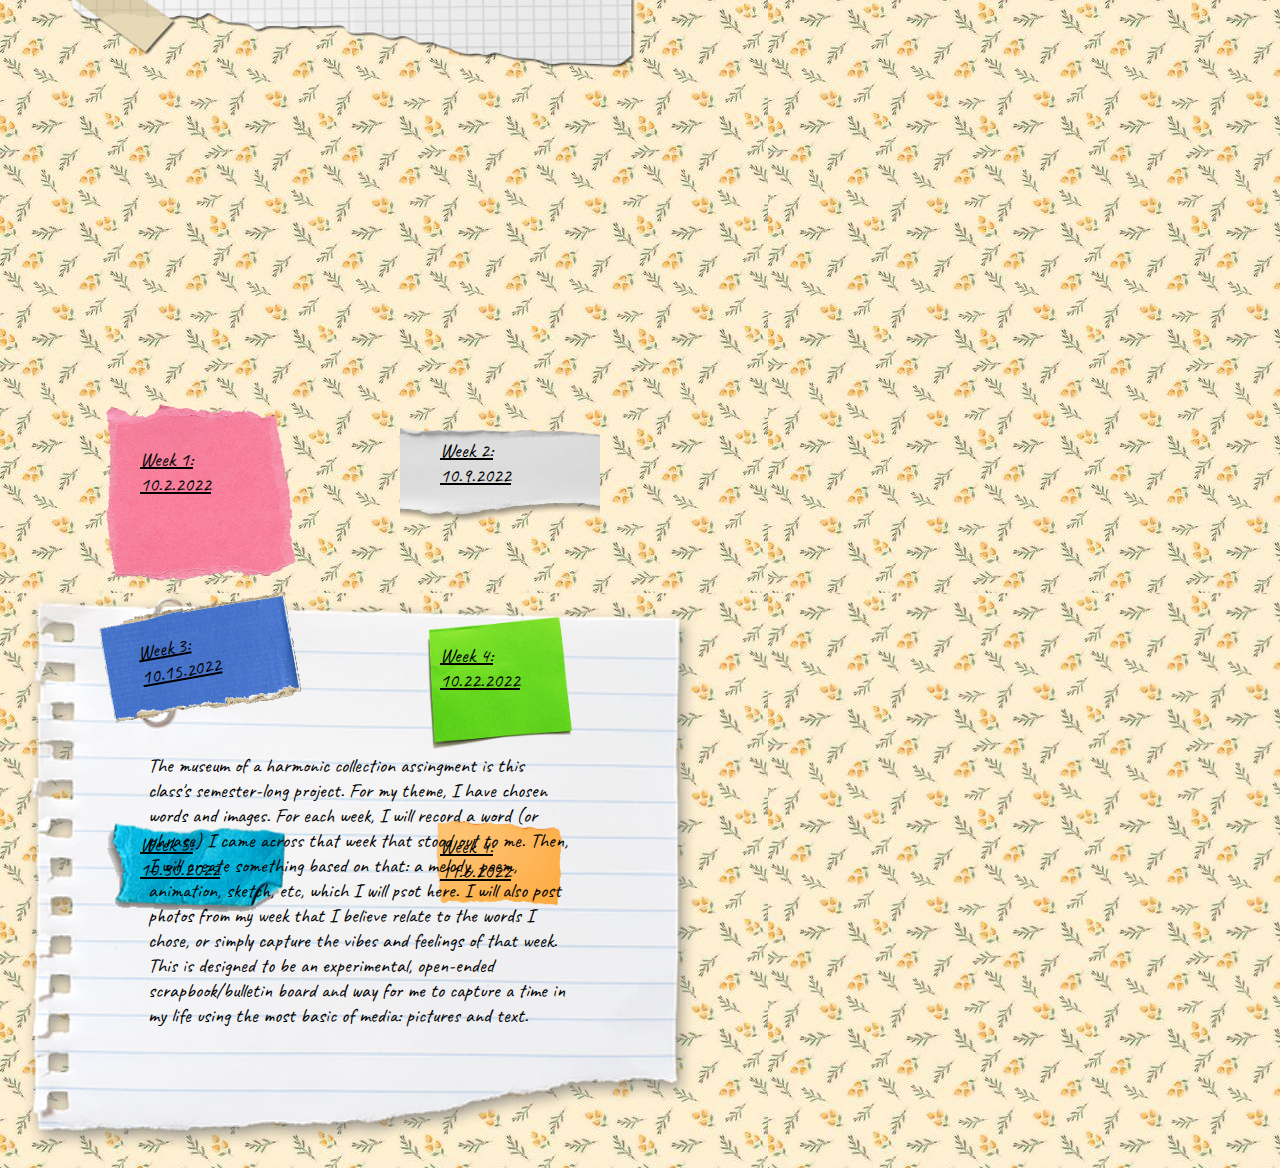
<file: index.html>
<!DOCTYPE HTML>
<html>
    <head>
    <meta charset="utf-8">
    
   
        
    <title>Time + Words</title>
    <meta name="viewport" content="width-device-width, initial-scale=1.0">
    <link rel="stylesheet" href="stylej.css" type="text/css">
    <link rel="preconnect" href="https://fonts.googleapis.com"> 
<link rel="preconnect" href="https://fonts.gstatic.com" crossorigin> 
<link href="https://fonts.googleapis.com/css2?family=Caveat&display=swap" rel="stylesheet">
    
    </head>
    

    
    
    <div class="box">
        
    <img src="image_2.png" alt="first" style="width:700px;">
        
        <div class="text">
        
    
    <h1 class="first_txt">Images + Words: a Scrapbook
    </h1>
    <h2 class="second_txt">by Joyce Tratnyek</h2>
    <br><br><br>
        
        
        </div>
        
    </div>
  
    

    
    <body>
     
     <div class="box2">
     
      <img src="iamge_5.png" alt="second" style="width:700px;">
        
         <div class="text2">
        
    <p class="third_txt">
        The museum of a harmonic collection assingment is this class's semester-long project. For my theme, I have chosen words and images. For each week, I will record a word (or phrase) I came across that week that stood out to me. Then, I will create something based on that: a melody, poem, animation, sketch, etc, which I will psot here. I will also post photos  from my week that I believe relate to the words I chose, or simply capture the vibes and feelings of that week. This is designed to be an experimental, open-ended scrapbook/bulletin board and way for me to capture a time in my life using the most basic of media: pictures  and text. 
        
        </p>
        
             </div>
        </div>
        
        
        
    <div class="box3">
        
        <img src="image_10.png" alt="third" style="width:200px;">
        
        <div class="text3">
        
         <a href="week_1.html">Week 1: 10.2.2022</a><br><br>
        
        
            </div>
    
        </div>
    
    
    
         <div class="box4">
        
        <img src="image_1_copy.png" alt="fourth" style="width:200px;">
        
        <div class="text4">
        
         <a href="autumn/index.html">Week 2: 10.9.2022</a><br><br>
        
        
            </div>
    
        </div>
        
        
    
      <div class="box5">
        
        <img src="image_13.png" alt="fifth" style="width:200px;"syntax=transform:
        rotate(90deg)>
        
        <div class="text5">
        
         <a href="yet_to_come/index.html">Week 3: 10.15.2022 </a><br><br>
        
        
            </div>
    
        </div>
        
        
    
     <div class="box6">
        
        <img src="image_11.png" alt="sixth" style="width:200px;">
        
        <div class="text6">
        
         <a href="premonition/index.html">Week 4: 10.22.2022 </a><br><br>
        
        
            </div>
    
        </div>
    
    
           
     <div class="box7">
        
        <img src="image_12.png" alt="seventh" style="width:200px;">
        
        <div class="text7">
        
         <a href="halloween/index.html">Week 5: 10.30.2022 </a><br><br>
        
        
            </div>
    
        </div>
        
        

<div class="box8">
        
        <img src="image_14.png" alt="eigth" style="width:200px;">
        
        <div class="text8">
        
         <a href="chaos/index.html">Week 4: 11.6.2022 </a><br><br>
        
        
            </div>
    
        </div>
    
    
    </body>
    
<html>
</file>
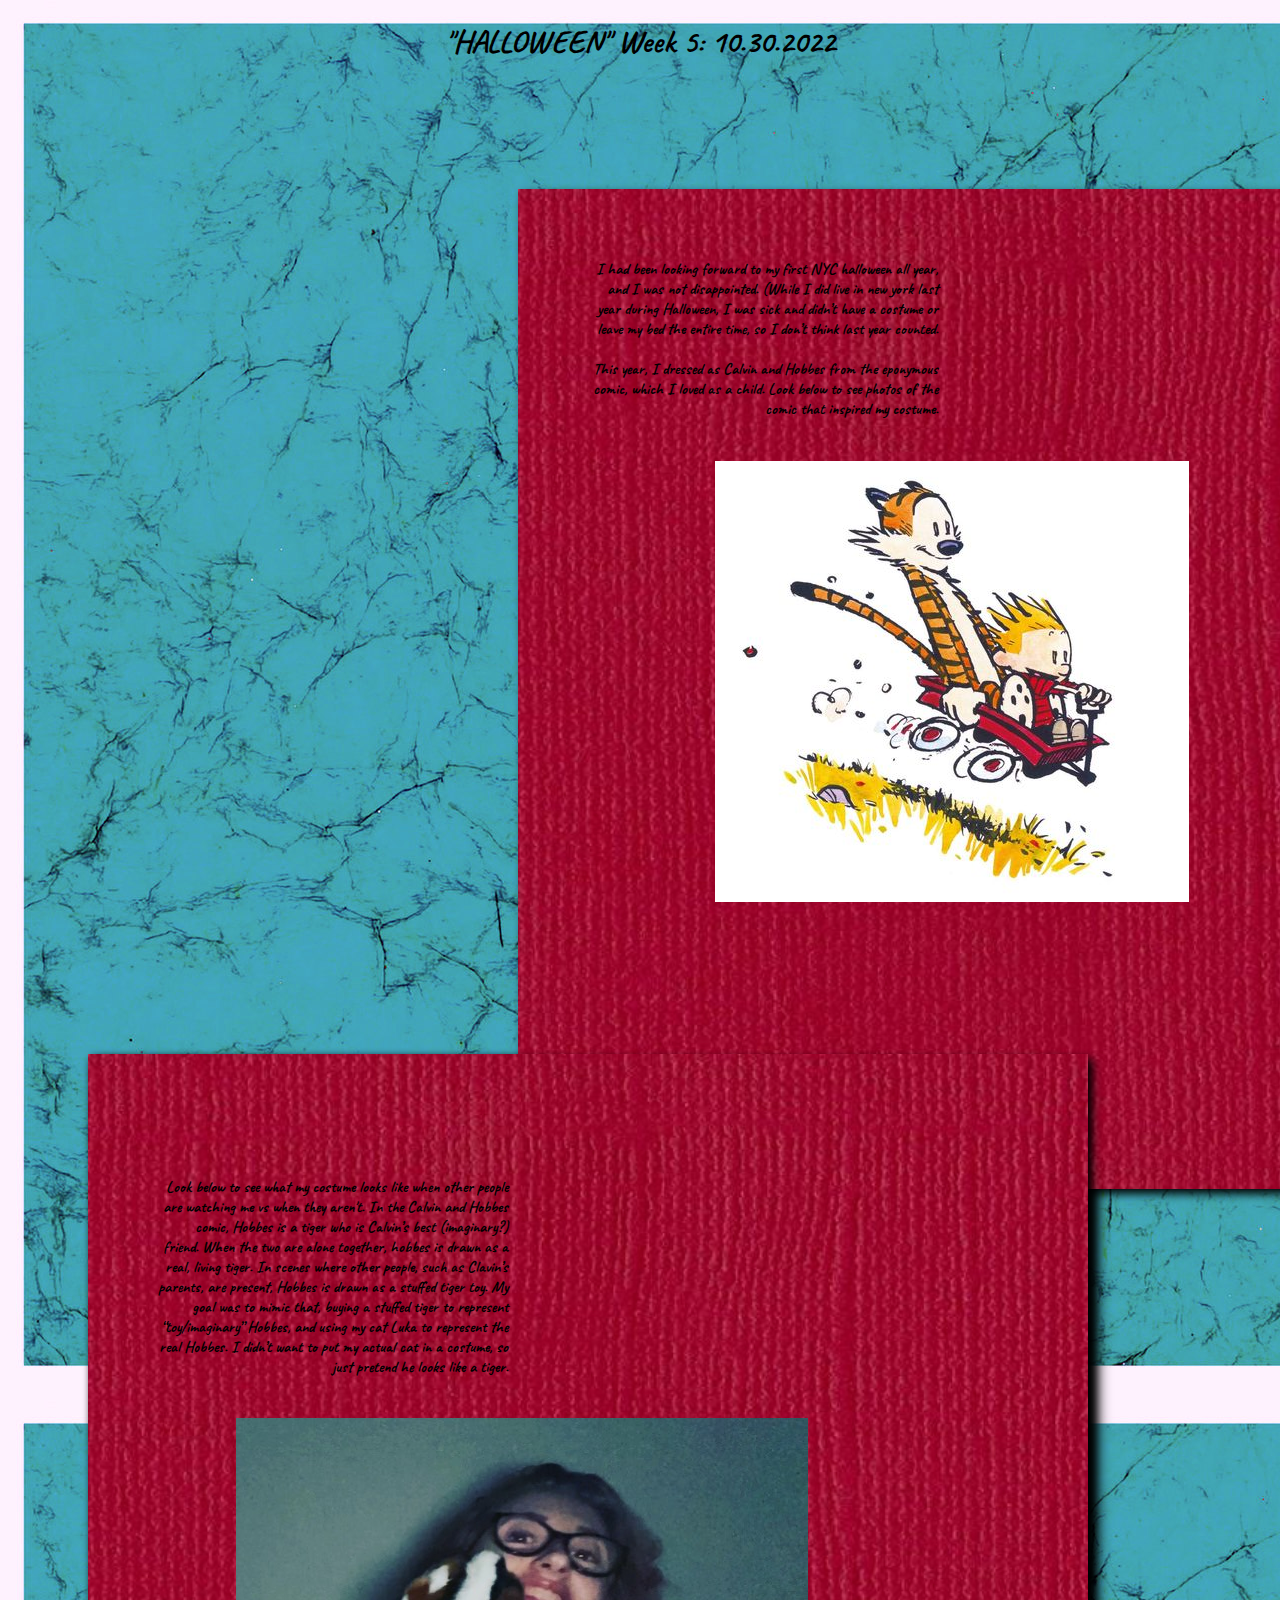
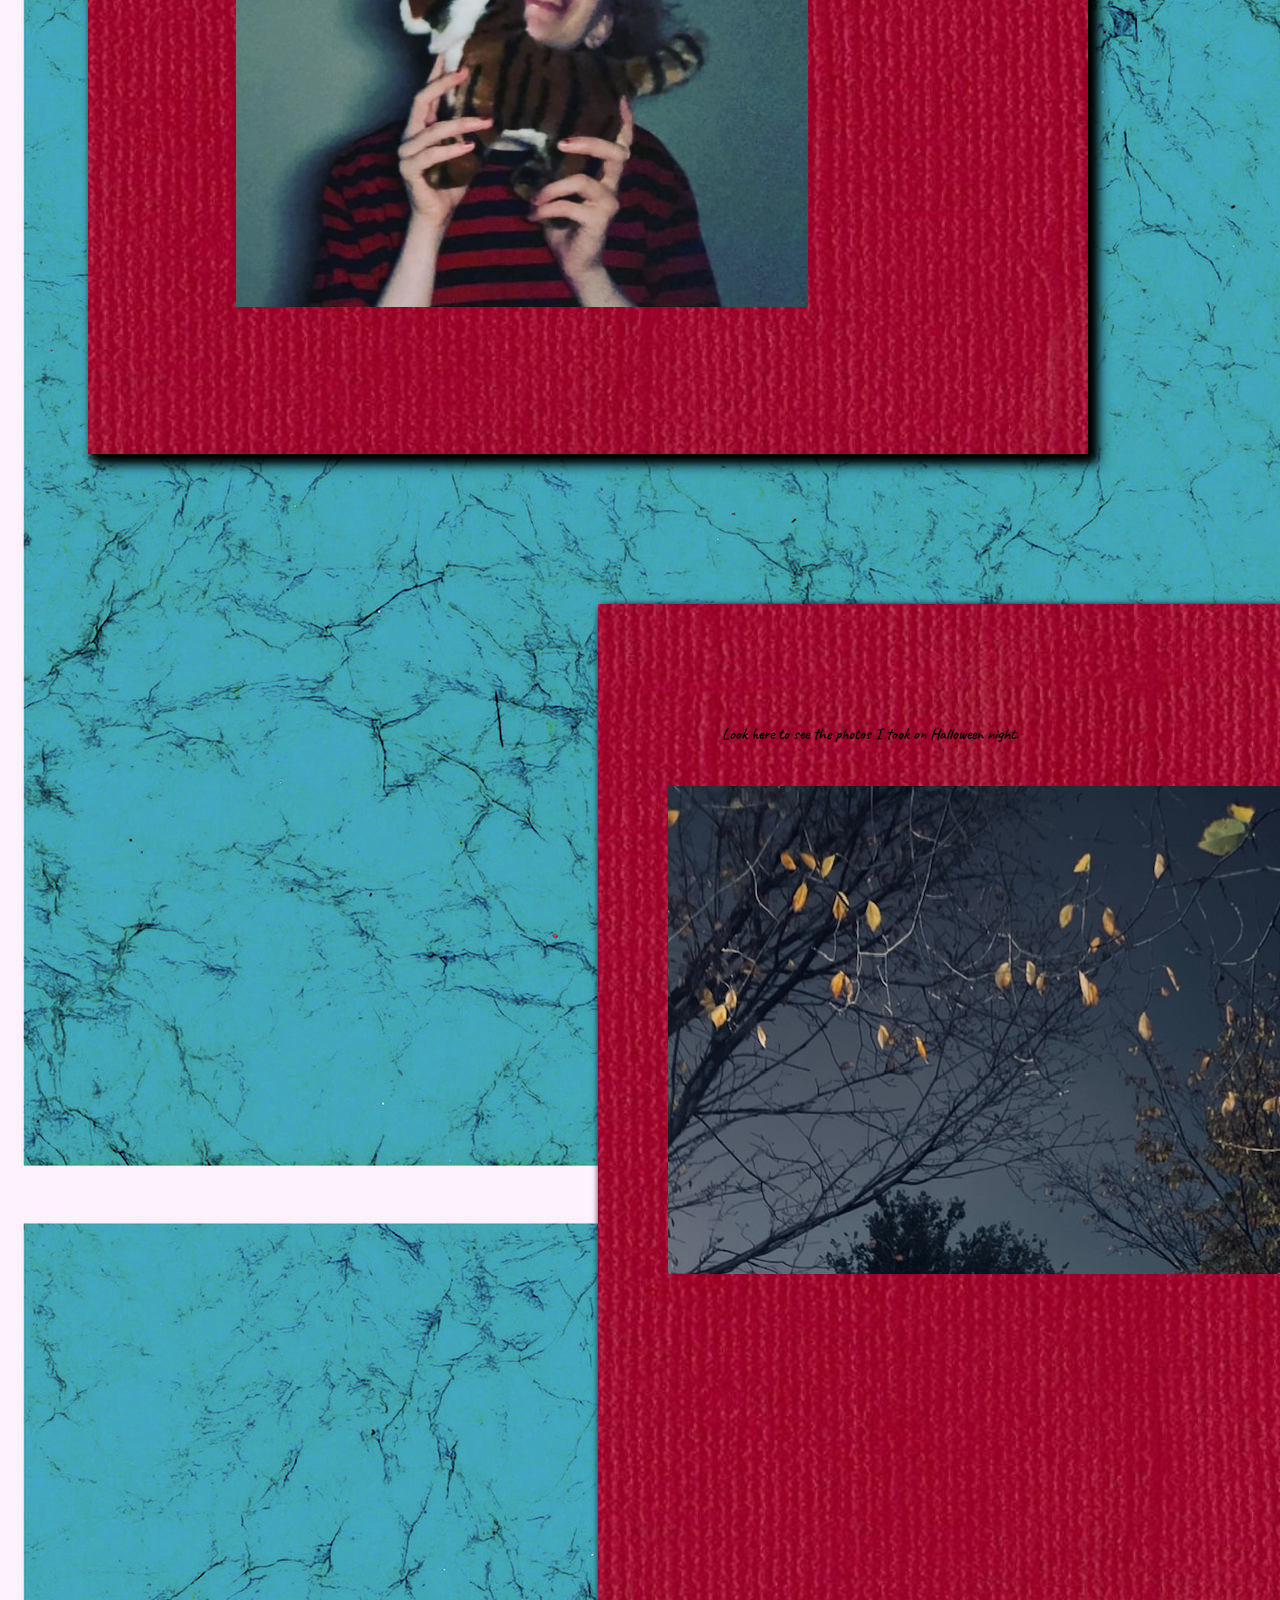
<file: halloween/index.html>
<!DOCTYPE HTML>
<html>
    <head>
    <meta charset="utf-8">
    
   
        
    <title>Week 5</title>
    <meta name="viewport" content="width-device-width, initial-scale=1.0">
    <link rel="stylesheet" href="halloween.css" type="text/css">
    <link rel="preconnect" href="https://fonts.googleapis.com"> 
<link rel="preconnect" href="https://fonts.gstatic.com" crossorigin> 
<link href="https://fonts.googleapis.com/css2?family=Caveat&display=swap" rel="stylesheet">
    
    </head>

        
    
    <h1>"HALLOWEEN" Week 5: 10.30.2022
    </h1>
  <!--  <h2 class="second_txt">Week 5: 10.30.2022</h2>
    <br><br><br>-->
        
        
        
    
    <body>
     
     <div class="box2">
    <img src="red.jpg" alt="second" style="width:1000px;">
     
        
         <div class="text2">
        
    <p class="second_txt"> </p>



I had been looking forward to my first NYC halloween all year, and I was not disappointed. (While I did live in new york last year during Halloween, I was sick and didn’t have a costume or leave my bed the entire time, so I don’t think last year counted.<br><br>

This year, I dressed as Calvin and Hobbes from the eponymous comic, which I loved as a child. Look below to see photos of the comic that inspired my costume.<br><br>
        
<!-- Define the slideshow container -->
    <div id="slideshow">
        <div class="slide-wrapper">
             
        <!-- Define each of the slides
         and write the content -->
          
            <div class="slide">
                <h1 class="slide-number">
                <img src="calvinhobbes2.jpg" alt="calvinhobbes2">
                </h1>
            </div>
            <div class="slide">
                <h1 class="slide-number">
                <img src="calvinhobbes4.jpg" alt="calvinhobbes4">
                </h1>
            </div>
            <div class="slide">
                <h1 class="slide-number">
                <img src="calvinhobbes8.jpg" alt="calvinhobbes8">  
                </h1>
            </div>
            <div class="slide">
                <h1 class="slide-number">
                <img src="calvinhobbes9.jpg" alt="calvinhobbes9">
                </h1>
            </div>
              <div class="slide">
                <h1 class="slide-number">
                <img src="calvinhobbes6.jpg" alt="calvinhobbes6">
                </h1>
            </div>
        </div>
    </div>
             
             
<div class="box3">
    <img src="red.jpg" alt="third" style="width:1000px;">
     
        
         <div class="text3">
        
    <p class="third_txt"> </p>

Look below to see what my costume looks like when other people are watching me vs when they aren't. In the Calvin and Hobbes comic, Hobbes is a tiger who is Calvin’s best (imaginary?) friend. When the two are alone together, hobbes is drawn as a real, living tiger. In scenes where other people, such as Clavin’s parents, are present, Hobbes is drawn as a stuffed tiger toy. My goal was to mimic that, buying a stuffed tiger to represent “toy/imaginary” Hobbes, and using my cat Luka to represent the real Hobbes. I didn’t want to put my actual cat in a costume, so just pretend he looks like a tiger. <br><br>
             

<!-- Define the slideshow container -->
    <div id="slideshow">
        <div class="slide-wrapper">
             
        <!-- Define each of the slides
         and write the content -->
          
            <div class="slide">
                <h1 class="slide-number">
                <img src="costume_fake_3.jpg" alt="costume_fake_3">
                </h1>
            </div>
            <div class="slide">
                <h1 class="slide-number">
                <img src="costume_real_3.jpg" alt="costume_real_3">
                </h1>
            </div>
            </div>
        </div>
    </div>
    
    <br><br>
    
    
   <div class="box4">
    <img src="red.jpg" alt="fourth" style="width:1000px;">
     
        
         <div class="text4">
        
    <p class="fourth_txt"> </p>

    Look here to see the photos I took on Halloween night. <br><br>
 

        
                
    <!-- Define the slideshow container -->
    <div id="slideshow">
        <div class="slide-wrapper">
             
        <!-- Define each of the slides
         and write the content -->
          
            <div class="slide">
                <h1 class="slide-number">
                <img src="halloween2.jpg" alt="halloween3" style="top: :100px;">
                </h1>
            </div>
            <div class="slide">
                <h1 class="slide-number">
                <img src="halloween7.jpg" alt="halloween7">
                </h1>
            </div>
             <div class="slide">
                <h1 class="slide-number">
                <img src="halloween4.jpg" alt="halloween4">
                </h1>
            </div>
              <div class="slide">
                <h1 class="slide-number">
                <img src="halloween1.jpg" alt="halloween1">
                </h1>
                 <div class="slide">
                <h1 class="slide-number">
                <img src="halloween3.jpg" alt="halloween3">
                </h1>
            </div>  
            </div>  
        </div>
        </div>
    </div>

        
        

        


        
       
    </body>
    
<html>
</file>
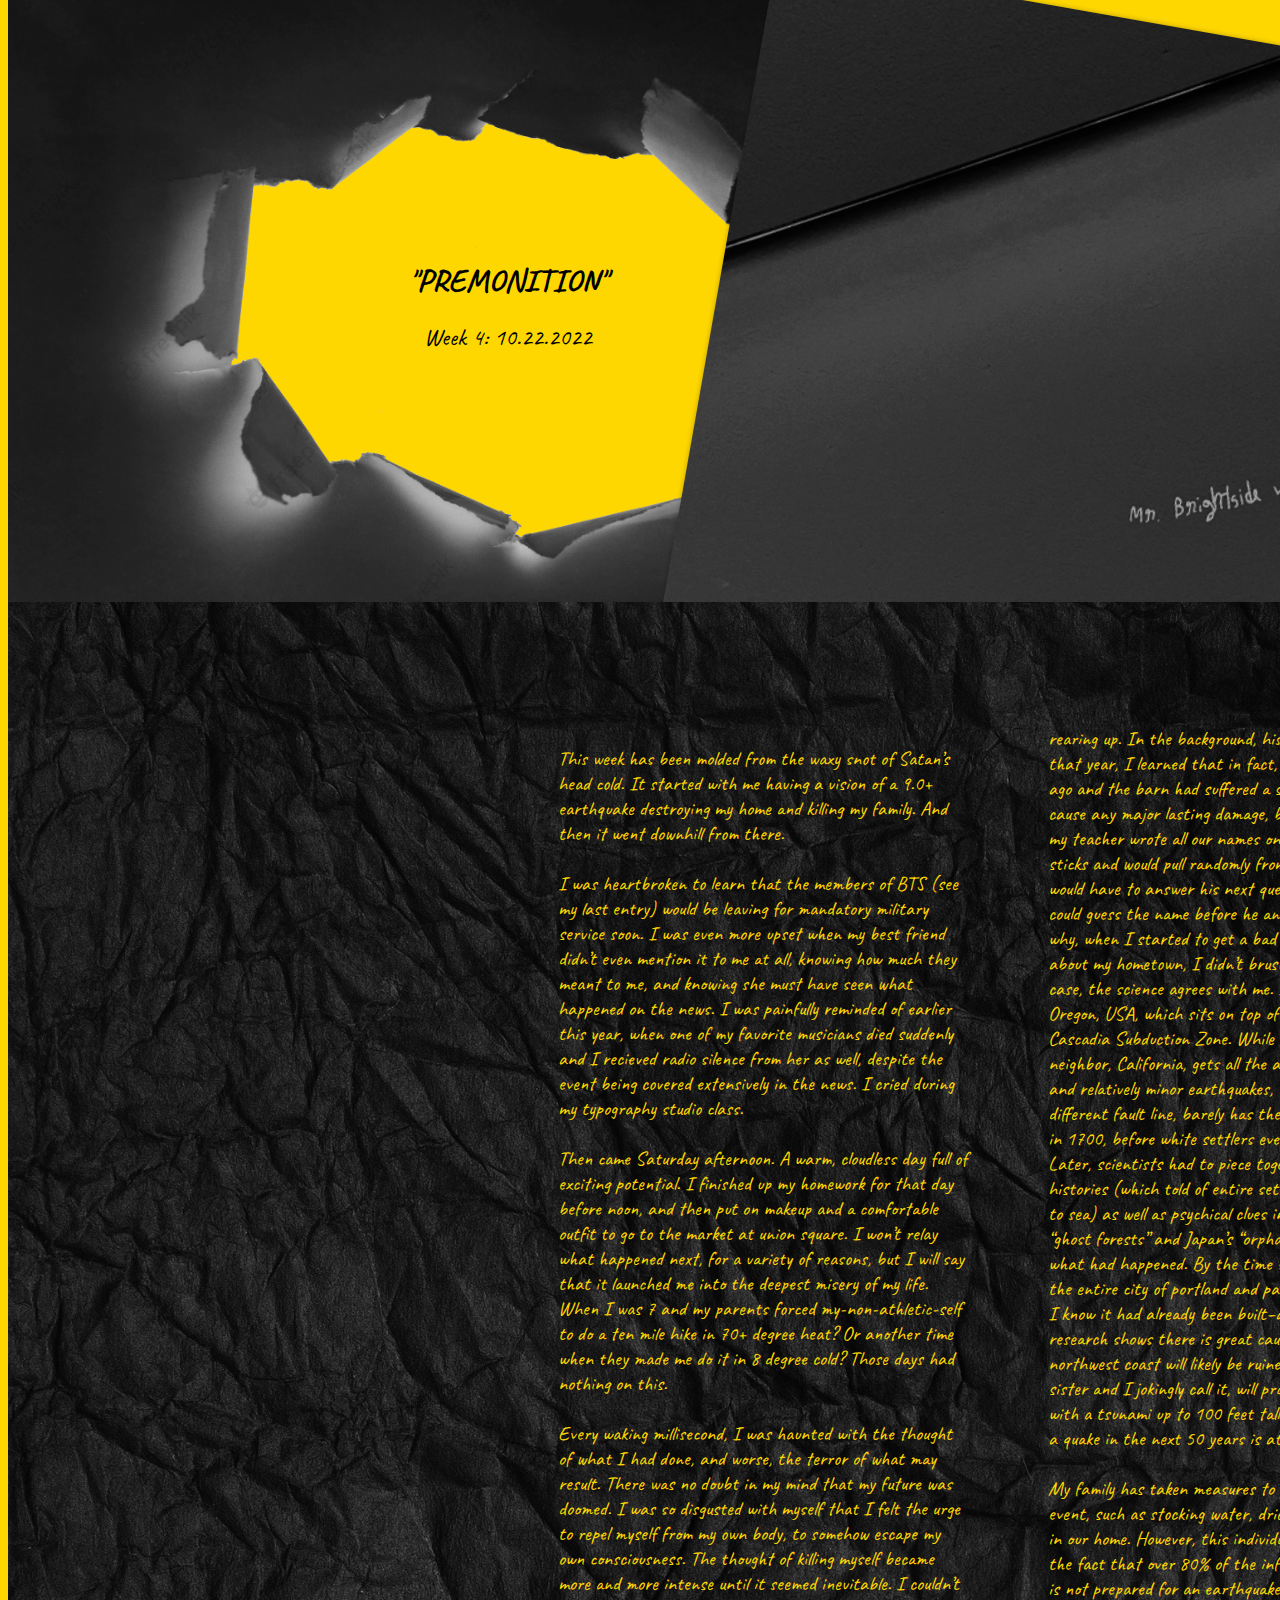
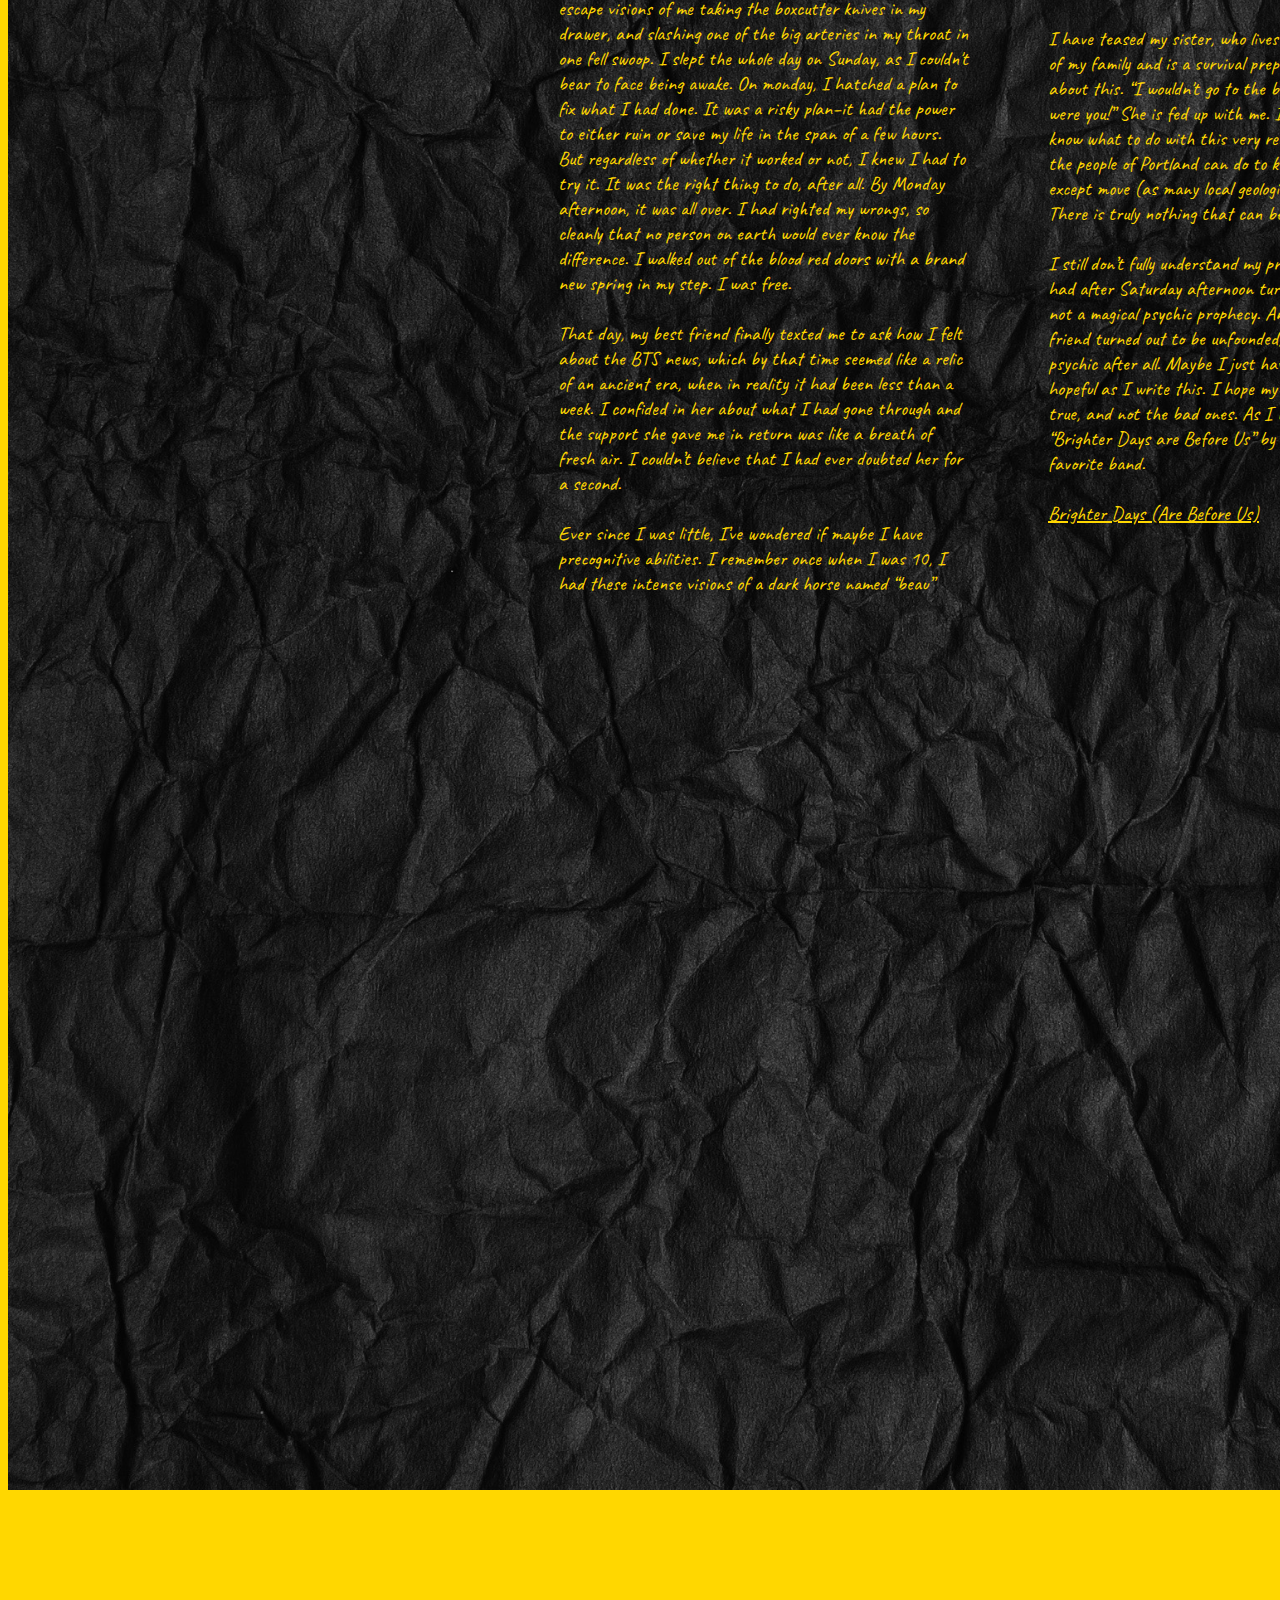
<file: premonition/index.html>
<!DOCTYPE HTML>
<html>
    <head>
    <meta charset="utf-8">
    
   
        
    <title>Week 4</title>
    <meta name="viewport" content="width-device-width, initial-scale=1.0">
    <link rel="stylesheet" href="stylem.css" type="text/css">
    <link rel="preconnect" href="https://fonts.googleapis.com"> 
<link rel="preconnect" href="https://fonts.gstatic.com" crossorigin> 
<link href="https://fonts.googleapis.com/css2?family=Caveat&display=swap" rel="stylesheet">
    
    </head>
    
    
    
    
    
    
    <div class="box">
        
    <img src="10.26.png" alt="first" style="width:1000px;">
        
        <div class="text">
        
    
    <h1 class="first_txt">"PREMONITION"
    </h1>
    <h2 class="second_txt">Week 4: 10.22.2022</h2>
    <br><br><br>
        
        
        </div>
        
    </div>
  
    <img class="brightside" src="brightside.png" alt="brightside" style="width:800px;">


    
    <body>
     
     <div class="box2">
     
      <img src="blackbkg.jpg" alt="second" style="width:2000px;">
        
         <div class="text2">
        
    <p class="second_txt">
This week has been molded from the waxy snot of Satan’s head cold. It started with me having a vision of a 9.0+ earthquake destroying my home and killing my family. And then it went downhill from there. <br><br>

I was heartbroken to learn that the members of BTS (see my last entry) would be leaving for mandatory military service soon. I was even more upset when my best friend didn’t even mention it to me at all, knowing how much they meant to me, and knowing she must have seen what happened on the news. I was painfully reminded of earlier this year, when one of my favorite musicians died suddenly and I recieved radio silence from her as well, despite the event being covered extensively in the news. I cried during my typography studio class.<br><br>

Then came Saturday afternoon. A warm, cloudless day full of exciting potential. I finished up my homework for that day before noon, and then put on makeup and a comfortable outfit to go to the market at union square. I won’t relay what happened next, for a variety of reasons, but I will say that it launched me into the deepest misery of my life. When I was 7 and my parents forced my-non-athletic-self to do a ten mile hike in 70+ degree heat? Or another time when they made me do it in 8 degree cold? Those days had nothing on this.<br><br>

Every waking millisecond, I was haunted with the thought of what I had done, and worse, the terror of what may result. There was no doubt in my mind that my future was doomed. I was so disgusted with myself that I felt the urge to repel myself from my own body, to somehow escape my own consciousness. The thought of killing myself became more and more intense until it seemed inevitable. I couldn’t escape visions of me taking the boxcutter knives in my drawer, and slashing one of the big arteries in my throat in one fell swoop. I slept the whole day on Sunday, as I couldn't bear to face being awake. On monday, I hatched a plan to fix what I had done. It was a risky plan–it had the power to either ruin or save my life in the span of a few hours. But regardless of whether it worked or not, I knew I had to try it. It was the right thing to do, after all. By Monday afternoon, it was all over. I had righted my wrongs, so cleanly that no person on earth would ever know the difference. I walked out of the blood red doors with a brand new spring in my step. I was free.<br><br>

That day, my best friend finally texted me to ask how I felt about the BTS news, which by that time seemed like a relic of an ancient era, when in reality it had been less than a week. I confided in her about what I had gone through and the support she gave me in return was like a breath of fresh air. I couldn’t believe that I had ever doubted her for a second.<br><br>

Ever since I was little, I’ve wondered if maybe I have precognitive abilities. I remember once when I was 10, I had these intense visions of a dark horse named “beau” rearing up. In the background, his barn was on fire. Later that year, I learned that in fact, Beau had died a month ago and the barn had suffered a small fire (not enough to cause any major lasting damage, but still.) In high school, my teacher wrote all our names on a jar full of popsicle sticks and would pull randomly from the jar to select who would have to answer his next question. 90% of the time, I could guess the name before he announced it. So that was why, when I started to get a bad feeling in my stomach about my hometown, I didn’t brush it off. Besides, in this case, the science agrees with me. I am from Portland, Oregon, USA, which sits on top of what’s called the Cascadia Subduction Zone. While our more popular southern neighbor, California, gets all the attention for its frequent and relatively minor earthquakes, Oregon, which is on a different fault line, barely has them. The last major one was in 1700, before white settlers even came to the region. Later, scientists had to piece together native american oral histories (which told of entire settlements being washed out to sea) as well as psychical clues in the landscape (look up “ghost forests” and Japan’s “orphan tsunami”) to figure out what had happened. By the time scientists figured this out, the entire city of portland and pacific northwest region as I know it had already been built–and not to code. Recent research shows there is great cause for alarm, the entire northwest coast will likely be ruined. The “big one” as my sister and I jokingly call it, will probably be at least a 9.0, with a tsunami up to 100 feet tall. Overall, the risk of such a quake in the next 50 years is at least 15%.<br><br>

My family has taken measures to prepare for such an event, such as stocking water, dried food, medical kits, etc, in our home. However, this individual action is no match for the fact that over 80% of the infrastructure in our region is not prepared for an earthquake.<br><br>

I have teased my sister, who lives in Portland with the rest of my family and is a survival preparedness enthusiast, about this. “I wouldn't go to the beach anytime soon if I were you!” She is fed up with me. I joke because I don’t know what to do with this very real fear. There is nothing the people of Portland can do to keep themselves safe, really, except move (as many local geologists have actually done.) There is truly nothing that can be done to help or fix this.<br><br>

I still don’t fully understand my premonitions. The one I had after Saturday afternoon turned out to be just anxiety, not a magical psychic prophecy. And my suspicion of my best friend turned out to be unfounded, too. Maybe I’m not so psychic after all. Maybe I just have anxiety. But I feel hopeful as I write this. I hope my good premonitions come true, and not the bad ones. As I write this, I’m listening to “Brighter Days are Before Us” by me and my best friend’s favorite band. <br><br><a href="https://youtu.be/LShfYZWyOo0">Brighter Days (Are Before Us)</a><br><br>
        <br><br>

        
        </p>
        
             </div>
        </div>
        

        


        
       
    </body>
    
<html>
</file>
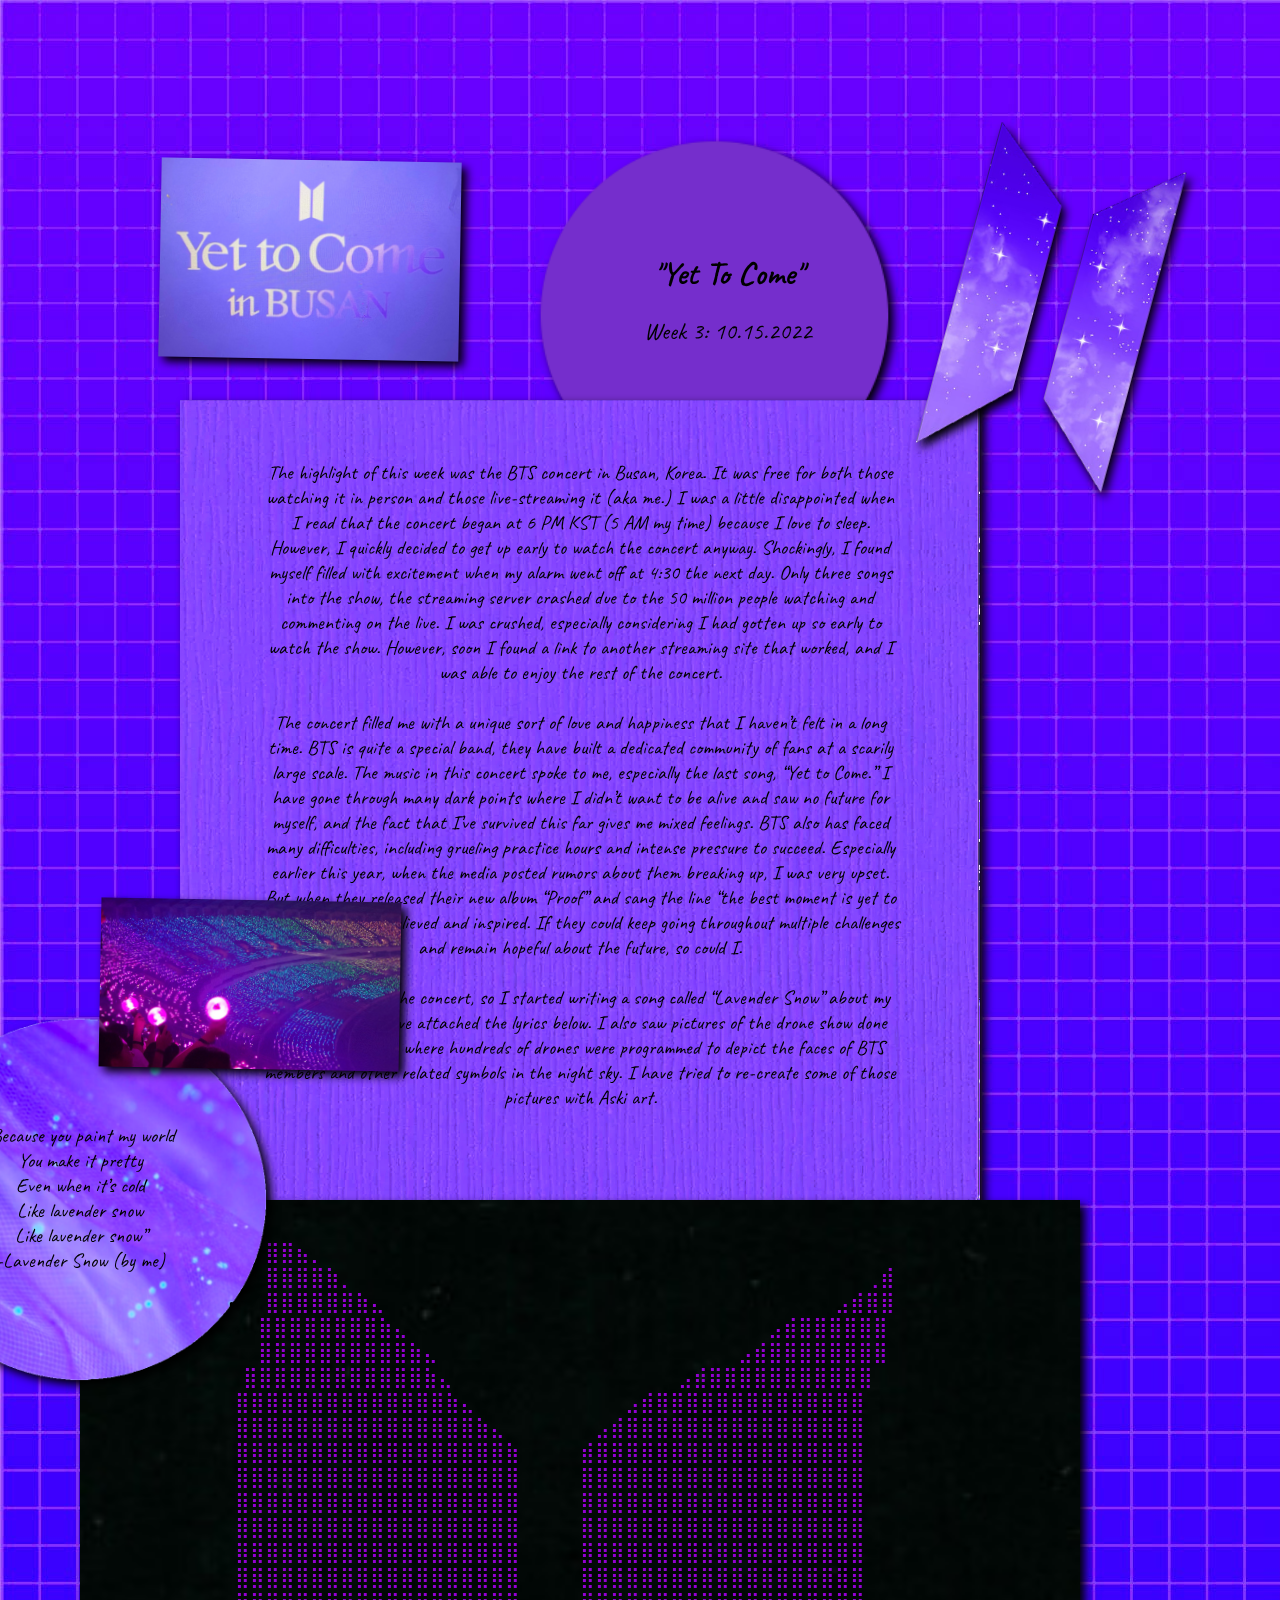
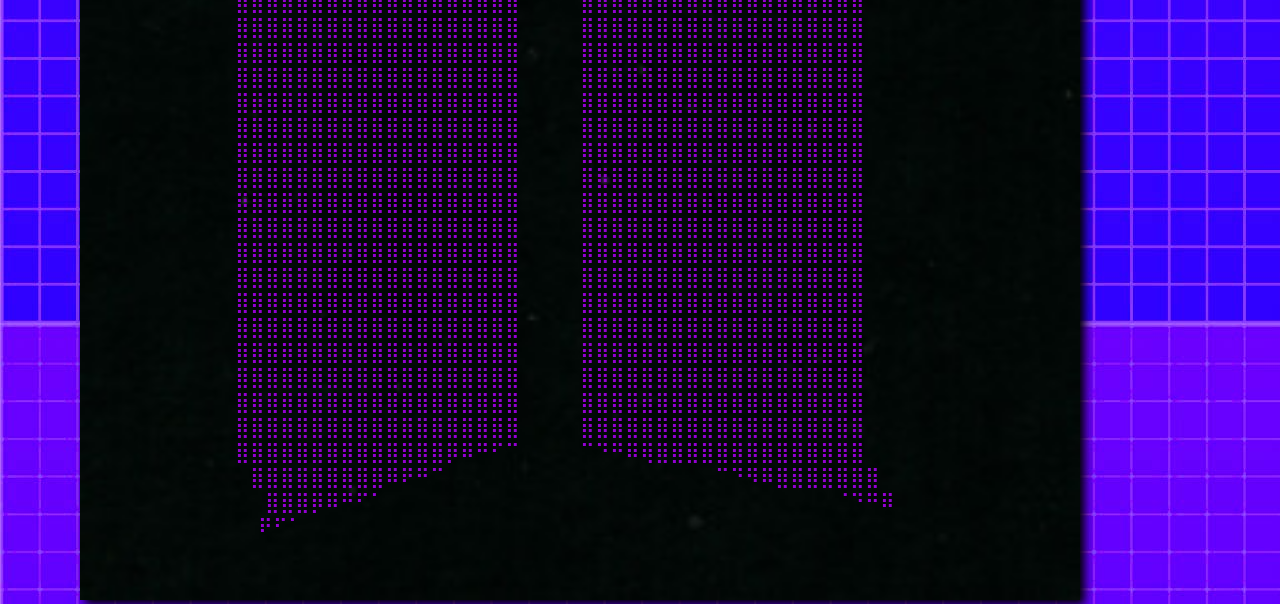
<file: yet_to_come/index.html>
<!DOCTYPE HTML>
<html>
    <head>
    <meta charset="utf-8">
    
   
        
    <title>Week 1</title>
    <meta name="viewport" content="width-device-width, initial-scale=1.0">
    <link rel="stylesheet" href="stylem.css" type="text/css">
    <link rel="preconnect" href="https://fonts.googleapis.com"> 
<link rel="preconnect" href="https://fonts.gstatic.com" crossorigin> 
<link href="https://fonts.googleapis.com/css2?family=Caveat&display=swap" rel="stylesheet">
    
    </head>
    
    
    
    <div class="box">
        
    <img src="circle.png" alt="first" style="width:400px;">
        
        <div class="text">
        
    
    <h1 class="first_txt">"Yet To Come"
    </h1>
    <h2 class="second_txt">Week 3: 10.15.2022</h2>
    <br><br><br>
        
        
        </div>
        
    </div>
  
    

    
    <body>
     
     <div class="box2">
     
      <img src="yeet7.png" alt="second" style="width:800px;">
        
         <div class="text2">
        
    <p class="second_txt">
     
The highlight of this week was the BTS concert in Busan, Korea. It was free for both those watching it in person and those live-streaming it (aka me.) I was a little disappointed when I read that the concert began at 6 PM KST (5 AM my time) because I love to sleep. However, I quickly decided to get up early to watch the concert anyway. Shockingly, I found myself filled with excitement when my alarm went off at 4:30 the next day. Only three songs into the show, the streaming server crashed due to the 50 million people watching and commenting on the live. I was crushed, especially considering I had gotten up so early to watch the show. However, soon I found a link to another streaming site that worked, and I was able to enjoy the rest of the concert. <br><br>

The concert filled me with a unique sort of love and happiness that I haven’t felt in a long time. BTS is quite a special band, they have built a dedicated community of fans at a scarily large scale. The music in this concert spoke to me, especially the last song, “Yet to Come.” I have gone through many dark points where I didn’t want to be alive and saw no future for myself, and the fact that I’ve survived this far gives me mixed feelings. BTS also has faced many difficulties, including grueling practice hours and intense pressure to succeed. Especially earlier this year, when the media posted rumors about them breaking up, I was very upset. But when they released their new album “Proof” and sang the line “the best moment is yet to come,” I felt quite relieved and inspired. If they could keep going throughout multiple challenges and remain hopeful about the future, so could I. <br><br>

I felt inspired by the concert, so I started writing a song called “Lavender Snow” about my love for BTS. I have attached the lyrics below. I also saw pictures of the drone show done after the concert, where hundreds of drones were programmed to depict the faces of BTS members and other related symbols in the night sky. I have tried to re-create some of those pictures with Aski art. <br><br>



 
        
        </p>
        
             </div>
        </div>
        
    
        

        
    <img class="busanlogo" src="busanlogo.jpg" alt="busanlogo" style="width:300px;">
        
        
        
    
      
        
   
 
     
        
        
     
        
          
        
<div class="box5">
     
      <img src="black.jpg" alt="fifth" style="width:1000px;">
        
         <div class="text5">
        
    <p class="fifth_txt">
       
⠀⣿⣿⣦⡀⠀⠀⠀⠀⠀⠀⠀⠀⠀⠀⠀⠀⠀⠀⠀⠀⠀⠀⠀⠀⠀⠀⠀⠀⠀⠀⠀⠀⠀⠀⠀⠀⠀⠀⠀⠀⠀⠀⠀
⠀⣿⣿⣿⣿⣷⡀⠀⠀⠀⠀⠀⠀⠀⠀⠀⠀⠀⠀⠀⠀⠀⠀⠀⠀⠀⠀⠀⠀⠀⠀⠀⠀⠀⠀⠀⠀⠀⠀⠀⠀⢀⣾⠀
⠀⣿⣿⣿⣿⣿⣿⣷⣄⠀⠀⠀⠀⠀⠀⠀⠀⠀⠀⠀⠀⠀⠀⠀⠀⠀⠀⠀⠀⠀⠀⠀⠀⠀⠀⠀⠀⠀⠀⣠⣾⣿⣿⠀
⠀⣿⣿⣿⣿⣿⣿⣿⣿⣷⣄⠀⠀⠀⠀⠀⠀⠀⠀⠀⠀⠀⠀⠀⠀⠀⠀⠀⠀⠀⠀⠀⠀⠀⠀⣠⣾⣿⣿⣿⣿⣿⣿⠀⠀
⠀⣿⣿⣿⣿⣿⣿⣿⣿⣿⣿⣷⣄⠀⠀⠀⠀⠀⠀⠀⠀⠀⠀⠀⠀⠀⠀⠀⠀⠀⠀⠀⠀⣠⣾⣿⣿⣿⣿⣿⣿⣿⣿⠀⠀
⠀⣿⣿⣿⣿⣿⣿⣿⣿⣿⣿⣿⣿⣷⣄⠀⠀⠀⠀⠀⠀⠀⠀⠀⠀⠀⠀⠀⠀⠀⣠⣾⣿⣿⣿⣿⣿⣿⣿⣿⣿⣿⣿⠀⠀⠀⠀
⠀⣿⣿⣿⣿⣿⣿⣿⣿⣿⣿⣿⣿⣿⣿⣷⣄⠀⠀⠀⠀⠀⠀⠀⠀⠀⠀⣠⣾⣿⣿⣿⣿⣿⣿⣿⣿⣿⣿⣿⣿⣿⣿⠀⠀⠀⠀⠀
⠀⣿⣿⣿⣿⣿⣿⣿⣿⣿⣿⣿⣿⣿⣿⣿⣿⣷⣄⠀⠀⠀⠀⠀⠀⣠⣾⣿⣿⣿⣿⣿⣿⣿⣿⣿⣿⣿⣿⣿⣿⣿⣿⠀⠀⠀⠀⠀
⠀⣿⣿⣿⣿⣿⣿⣿⣿⣿⣿⣿⣿⣿⣿⣿⣿⣿⣿⣷⠀⠀⠀⠀⣾⣿⣿⣿⣿⣿⣿⣿⣿⣿⣿⣿⣿⣿⣿⣿⣿⣿⣿⠀⠀⠀⠀⠀
⠀⣿⣿⣿⣿⣿⣿⣿⣿⣿⣿⣿⣿⣿⣿⣿⣿⣿⣿⣿⠀⠀⠀⠀⣿⣿⣿⣿⣿⣿⣿⣿⣿⣿⣿⣿⣿⣿⣿⣿⣿⣿⣿⠀⠀⠀⠀⠀
⠀⣿⣿⣿⣿⣿⣿⣿⣿⣿⣿⣿⣿⣿⣿⣿⣿⣿⣿⣿⠀⠀⠀⠀⣿⣿⣿⣿⣿⣿⣿⣿⣿⣿⣿⣿⣿⣿⣿⣿⣿⣿⣿⠀⠀⠀⠀⠀
⠀⣿⣿⣿⣿⣿⣿⣿⣿⣿⣿⣿⣿⣿⣿⣿⣿⣿⣿⣿⠀⠀⠀⠀⣿⣿⣿⣿⣿⣿⣿⣿⣿⣿⣿⣿⣿⣿⣿⣿⣿⣿⣿⠀⠀⠀⠀⠀
⠀⣿⣿⣿⣿⣿⣿⣿⣿⣿⣿⣿⣿⣿⣿⣿⣿⣿⣿⣿⠀⠀⠀⠀⣿⣿⣿⣿⣿⣿⣿⣿⣿⣿⣿⣿⣿⣿⣿⣿⣿⣿⣿⠀⠀⠀⠀⠀
⠀⣿⣿⣿⣿⣿⣿⣿⣿⣿⣿⣿⣿⣿⣿⣿⣿⣿⣿⣿⠀⠀⠀⠀⣿⣿⣿⣿⣿⣿⣿⣿⣿⣿⣿⣿⣿⣿⣿⣿⣿⣿⣿⠀⠀⠀⠀⠀
⠀⣿⣿⣿⣿⣿⣿⣿⣿⣿⣿⣿⣿⣿⣿⣿⣿⣿⣿⣿⠀⠀⠀⠀⣿⣿⣿⣿⣿⣿⣿⣿⣿⣿⣿⣿⣿⣿⣿⣿⣿⣿⣿⠀⠀⠀⠀⠀
⠀⣿⣿⣿⣿⣿⣿⣿⣿⣿⣿⣿⣿⣿⣿⣿⣿⣿⣿⣿⠀⠀⠀⠀⣿⣿⣿⣿⣿⣿⣿⣿⣿⣿⣿⣿⣿⣿⣿⣿⣿⣿⣿⠀⠀⠀⠀⠀
⠀⣿⣿⣿⣿⣿⣿⣿⣿⣿⣿⣿⣿⣿⣿⣿⣿⣿⣿⣿⠀⠀⠀⠀⣿⣿⣿⣿⣿⣿⣿⣿⣿⣿⣿⣿⣿⣿⣿⣿⣿⣿⣿⠀⠀⠀⠀⠀
⠀⣿⣿⣿⣿⣿⣿⣿⣿⣿⣿⣿⣿⣿⣿⣿⣿⣿⣿⣿⠀⠀⠀⠀⣿⣿⣿⣿⣿⣿⣿⣿⣿⣿⣿⣿⣿⣿⣿⣿⣿⣿⣿⠀⠀⠀⠀⠀
⠀⣿⣿⣿⣿⣿⣿⣿⣿⣿⣿⣿⣿⣿⣿⣿⣿⣿⣿⣿⠀⠀⠀⠀⣿⣿⣿⣿⣿⣿⣿⣿⣿⣿⣿⣿⣿⣿⣿⣿⣿⣿⣿⠀⠀⠀⠀⠀
⠀⣿⣿⣿⣿⣿⣿⣿⣿⣿⣿⣿⣿⣿⣿⣿⣿⣿⣿⣿⠀⠀⠀⠀⣿⣿⣿⣿⣿⣿⣿⣿⣿⣿⣿⣿⣿⣿⣿⣿⣿⣿⣿⠀⠀⠀⠀⠀
⠀⣿⣿⣿⣿⣿⣿⣿⣿⣿⣿⣿⣿⣿⣿⣿⣿⣿⣿⣿⠀⠀⠀⠀⣿⣿⣿⣿⣿⣿⣿⣿⣿⣿⣿⣿⣿⣿⣿⣿⣿⣿⣿⠀⠀⠀⠀⠀
⠀⣿⣿⣿⣿⣿⣿⣿⣿⣿⣿⣿⣿⣿⣿⣿⣿⣿⣿⣿⠀⠀⠀⠀⣿⣿⣿⣿⣿⣿⣿⣿⣿⣿⣿⣿⣿⣿⣿⣿⣿⣿⣿⠀⠀⠀⠀⠀
⠀⣿⣿⣿⣿⣿⣿⣿⣿⣿⣿⣿⣿⣿⣿⣿⣿⣿⣿⣿⠀⠀⠀⠀⣿⣿⣿⣿⣿⣿⣿⣿⣿⣿⣿⣿⣿⣿⣿⣿⣿⣿⣿⠀⠀⠀⠀⠀
⠀⣿⣿⣿⣿⣿⣿⣿⣿⣿⣿⣿⣿⣿⣿⣿⣿⣿⣿⣿⠀⠀⠀⠀⣿⣿⣿⣿⣿⣿⣿⣿⣿⣿⣿⣿⣿⣿⣿⣿⣿⣿⣿⠀⠀⠀⠀⠀
⠀⣿⣿⣿⣿⣿⣿⣿⣿⣿⣿⣿⣿⣿⣿⣿⣿⣿⣿⣿⠀⠀⠀⠀⣿⣿⣿⣿⣿⣿⣿⣿⣿⣿⣿⣿⣿⣿⣿⣿⣿⣿⣿⠀⠀⠀⠀⠀
⠀⣿⣿⣿⣿⣿⣿⣿⣿⣿⣿⣿⣿⣿⣿⣿⣿⣿⣿⣿⠀⠀⠀⠀⣿⣿⣿⣿⣿⣿⣿⣿⣿⣿⣿⣿⣿⣿⣿⣿⣿⣿⣿⠀⠀⠀⠀⠀
⠀⣿⣿⣿⣿⣿⣿⣿⣿⣿⣿⣿⣿⣿⣿⣿⣿⣿⣿⣿⠀⠀⠀⠀⣿⣿⣿⣿⣿⣿⣿⣿⣿⣿⣿⣿⣿⣿⣿⣿⣿⣿⣿⠀⠀⠀⠀⠀
⠀⣿⣿⣿⣿⣿⣿⣿⣿⣿⣿⣿⣿⣿⣿⣿⣿⣿⣿⣿⠀⠀⠀⠀⣿⣿⣿⣿⣿⣿⣿⣿⣿⣿⣿⣿⣿⣿⣿⣿⣿⣿⣿⠀⠀⠀⠀⠀
⠀⣿⣿⣿⣿⣿⣿⣿⣿⣿⣿⣿⣿⣿⣿⣿⣿⣿⣿⣿⠀⠀⠀⠀⣿⣿⣿⣿⣿⣿⣿⣿⣿⣿⣿⣿⣿⣿⣿⣿⣿⣿⣿⠀⠀⠀⠀⠀
⠀⣿⣿⣿⣿⣿⣿⣿⣿⣿⣿⣿⣿⣿⣿⣿⣿⣿⣿⣿⠀⠀⠀⠀⣿⣿⣿⣿⣿⣿⣿⣿⣿⣿⣿⣿⣿⣿⣿⣿⣿⣿⣿⠀⠀⠀⠀⠀
⠀⣿⣿⣿⣿⣿⣿⣿⣿⣿⣿⣿⣿⣿⣿⣿⣿⣿⣿⣿⠀⠀⠀⠀⣿⣿⣿⣿⣿⣿⣿⣿⣿⣿⣿⣿⣿⣿⣿⣿⣿⣿⣿⠀⠀⠀⠀⠀
⠀⣿⣿⣿⣿⣿⣿⣿⣿⣿⣿⣿⣿⣿⣿⣿⣿⣿⣿⣿⠀⠀⠀⠀⣿⣿⣿⣿⣿⣿⣿⣿⣿⣿⣿⣿⣿⣿⣿⣿⣿⣿⣿⠀⠀⠀⠀⠀
⠀⣿⣿⣿⣿⣿⣿⣿⣿⣿⣿⣿⣿⣿⣿⡿⠿⠛⠋⠉⠀⠀⠀⠀⠉⠙⠛⠿⢿⣿⣿⣿⣿⣿⣿⣿⣿⣿⣿⣿⣿⣿⣿⠀⠀⠀⠀⠀
⠀⣿⣿⣿⣿⣿⣿⣿⣿⣿⠿⠟⠛⠉⠀⠀⠀⠀⠀⠀⠀⠀⠀⠀⠀⠀⠀⠀⠀⠀⠀⠀⠉⠙⠻⠿⣿⣿⣿⣿⣿⣿⣿⠀⠀⠀
⠀⣿⣿⣿⡿⠿⠛⠋⠁⠀⠀⠀⠀⠀⠀⠀⠀⠀⠀⠀⠀⠀⠀⠀⠀⠀⠀⠀⠀⠀⠀⠀⠀⠀⠀⠀⠀⠀⠀⠈⠙⠛⠿⠀
⠀⠟⠋⠁⠀⠀⠀⠀⠀⠀⠀⠀⠀⠀⠀⠀⠀⠀⠀⠀⠀⠀⠀⠀⠀⠀⠀⠀⠀⠀⠀⠀⠀⠀⠀⠀⠀⠀⠀⠀⠀⠀⠀⠀⠀
⠀⠀⠀⠀⠀⠀⠀⠀⠀⠀⠀⠀⠀⠀⠀⠀⠀⠀⠀⠀⠀⠀⠀⠀⠀⠀⠀⠀⠀⠀⠀⠀⠀⠀⠀⠀⠀⠀⠀⠀⠀⠀⠀⠀⠀⠀⠀⠀

        
        </p>
        
             </div>
        </div>   
       

        

<img class="btslogo" src="btslogo.png" alt="btslogo" style="width:300px;">


<div class="box4">
     
      <img src="jhgfdsjhgfdsa.png" alt="fourth" style="width:400px;">
        
         <div class="text4">
        
    <p class="fourth_txt">
        “Because you paint my world<br>
        You make it pretty<br>
        Even when it’s cold<br>
        Like lavender snow<br>
        Like lavender snow”<br>
        -Lavender Snow (by me)<br>
 
        
        </p>
        
             </div>
        </div>  
        
<img class="stadium" src="wp10221280.jpg" alt="stadium" style="width:300px;">
    
<html>
</file>
<file: stylej.css>
body{
    
    background-image: url(scarpbook1.jpg);
    
}



.box{
        position: relative;
        display: inline-block;
        width: 700px;
        top: -200px;
        margin-top: 5px;
    /* Make the width of box same as image */
    }
    .box .text{
        position: absolute;
        z-index: 999;
        margin: 0 auto;
        left: 0;
        right: 0;
        top: 20%; /* Adjust this value to move the positioned div up and down */
        text-align: left;
        width: 60%; /* Set the width of the positioned div */
    }


@font-face{
    
    font-family: 'Caveat', cursive;
    /*src: url("caveat-variablefont_wght.ttf");*/
}

h1{
  font-family: 'Caveat', cursive; 
  font-weight: bold;
  font-style: normal;
    
}


h2{
  font-family: 'Caveat', cursive; 
  font-weight: normal;
  font-style: normal;
    
}


p{
  font-family: 'Caveat', cursive; 
  font-weight: 100;
  font-style: normal;
  font-size: 20px;
    
}



.box2{
        position: relative;
        display: inline-block;
        width: 700px;
        top:300px;
    /* Make the width of box same as image */
    }
    .box2 .text2{
        position: absolute;
        z-index: 999;
        margin: 0 auto;
        left: 0;
        right: 0;
        top: 25%; /* Adjust this value to move the positioned div up and down */
        text-align: left;
        width: 60%; /* Set the width of the positioned div */
    }


.box3{
        position: absolute;
        display: inline-block;
        width: 200px;
        top:400px;
        left: 100px;
    /* Make the width of box same as image */
    }
    .box3 .text3{
        position: absolute;
        z-index: 999;
        margin: 0 auto;
        left: 0;
        right: 0;
        top: 25%; /* Adjust this value to move the positioned div up and down */
        text-align: left;
        width: 60%; /* Set the width of the positioned div */
    }


a{
    font-family: 'Caveat', cursive; 
  font-weight: 100;
  font-style: normal;
  font-size: 20px; 
  color: black;
  left: 100px;
    
}

a:active{
    color: black;
}

a:hover{
    color: black;
}


a:visited{
    color: black;
}



.box4{
        position: absolute;
        display: inline-block;
        width: 200px;
        top:400px;
        left: 400px;
    /* Make the width of box same as image */
    }
    .box4 .text4{
        position: absolute;
        z-index: 999;
        margin: 0 auto;
        left: 0;
        right: 0;
        top: 25%; /* Adjust this value to move the positioned div up and down */
        text-align: left;
        width: 60%; /* Set the width of the positioned div */
    }



.box5{
        position: absolute;
        display: inline-block;
        width: 200px;
        top:600px;
        left: 100px;
        transform: rotate(-10deg);
    /* Make the width of box same as image */
    }
    .box5 .text5{
        position: absolute;
        z-index: 999;
        margin: 0 auto;
        left: 0;
        right: 0;
        top: 25%; /* Adjust this value to move the positioned div up and down */
        text-align: left;
        width: 60%; /* Set the width of the positioned div */
    }


.box6{
        position: absolute;
        display: inline-block;
        width: 200px;
        top:600px;
        left: 400px;
    /* Make the width of box same as image */
    }
    .box6 .text6{
        position: absolute;
        z-index: 999;
        margin: 0 auto;
        left: 0;
        right: 0;
        top: 25%; /* Adjust this value to move the positioned div up and down */
        text-align: left;
        width: 60%; /* Set the width of the positioned div */
    }



.box7{
        position: absolute;
        display: inline-block;
        width: 200px;
        top:800px;
        left: 100px;
    /* Make the width of box same as image */
    }
    .box7 .text7{
        position: absolute;
        z-index: 999;
        margin: 0 auto;
        left: 0;
        right: 0;
        top: 25%; /* Adjust this value to move the positioned div up and down */
        text-align: left;
        width: 60%; /* Set the width of the positioned div */
    }


.box8{
        position: absolute;
        display: inline-block;
        width: 200px;
        top:800px;
        left: 400px;
    /* Make the width of box same as image */
    }
    .box8 .text8{
        position: absolute;
        z-index: 999;
        margin: 0 auto;
        left: 0;
        right: 0;
        top: 25%; /* Adjust this value to move the positioned div up and down */
        text-align: left;
        width: 60%; /* Set the width of the positioned div */
    }


/*
@media screen and (max-width:960px){
    .box{
        display: inline-block;
        height:1000px;
        width:calc(0.333333 * (100% - 3rem));
        margin-right: 1rem;
        margin-bottom: 1rem;
        text-align: center;
    }
    
}


@media screen and (max-width:960px){
    .first{
        display:inline-block;
        height:1000px;
        width:calc(0.333333 * (100% - 3rem));
        margin-right: 1rem;
        margin-bottom: 1rem;
    }
    
}
*/
</file>
<file: halloween/halloween.css>
body{
    
    background-image: url(turquoise.jpg);
    
}




@font-face{
    
    font-family: 'Caveat', cursive;
    /*src: url("caveat-variablefont_wght.ttf");*/
}

h1{
  font-family: 'Caveat', cursive; 
  font-weight: bold;
  font-style: normal;
  text-align: center;
    
}

body{
  font-family: 'Caveat', cursive; 
  font-weight: bold;
  font-style: normal;
    
}

h2{
  font-family: 'Caveat', cursive; 
  font-weight: normal;
  font-style: normal;
    
}


p{
  font-family: 'Caveat', cursive; 
  font-weight: 100;
  font-style: normal;
  font-size: 20px;
    
}



.box2{
        position: relative;
        display: inline-block;
        width: 700px;
        top: 100px;
        margin-top: 5px;
        left: 510px;
        filter: contrast(120%);
        filter: drop-shadow(5px 5px 5px black);
    /* Make the width of box same as image */
    }
    .box2 .text2{
        position: absolute;
        z-index: 999;
        margin: 0 auto;
        left: 10%;
        right: 60%;
        top: 5%; /* Adjust this value to move the positioned div up and down */
        text-align: right;
        width: 50%; /* Set the width of the positioned div */
    }




.box3{
        position: relative;
        display: inline-block;
        width: 700px;
        top: 100px;
        margin-top: 5px;
        right: 500px;
        filter: contrast(120%);
        filter: drop-shadow(5px 5px 5px black);
    /* Make the width of box same as image */
    }
    .box3 .text3{
        position: absolute;
        z-index: 999;
        margin: 0 auto;
        left: 10%;
        right: 60%;
        top: 5%; /* Adjust this value to move the positioned div up and down */
        text-align: right;
        width: 50%; /* Set the width of the positioned div */
    }

.box4{
        position: relative;
        display: inline-block;
        width: 700px;
        top: 100px;
        margin-top: 5px;
        left: 510px;
        filter: contrast(120%);
        filter: drop-shadow(5px 5px 5px black);
    /* Make the width of box same as image */
    }
   .box4 .text4{
        position: absolute;
        z-index: 999;
        margin: 0 auto;
        left: 10%;
        right: 60%;
        top: 100px; /* Adjust this value to move the positioned div up and down */
        text-align: right;
        width: 50%; /* Set the width of the positioned div */
    }
 


#slideshow {
  overflow: hidden;
  height: 510px;
  width: 728px;
  margin: 0 auto;
}
 
/* Style each of the sides
with a fixed width and height */
.slide {
  float: left;
  height: 510px;
  width: 728px;
}
 
/* Add animation to the slides */
.slide-wrapper {
   
/* Calculate the total width on the
  basis of number of slides */
  width: calc(728px * 4);
 
/* Specify the animation with the
  duration and speed */
  animation: slide 10s ease infinite;
}
 
/* Set the background color
of each of the slides */
.slide:nth-child(1) {
  background: clear;
}
 
.slide:nth-child(2) {
  background: clear;
}
 
.slide:nth-child(3) {
  background: clear;
}
 
.slide:nth-child(4) {
  background: clear;
}
 
/* Define the animation
for the slideshow */
@keyframes slide {
   
/* Calculate the margin-left for
  each of the slides */
  20% {
    margin-left: 0px;
  }
 
  40% {
    margin-left: calc(-728px * 1);
  }
 
  60% {
    margin-left: calc(-728px * 2);
  }
 
  80% {
    margin-left: calc(-728px * 3);
  }
}
</file>
<file: premonition/stylem.css>
body{
    
    background-color: gold;
    
}



.box{
        position: relative;
        display: inline-block;
        width: 1000px;
        top: -50px;
        margin-top: 5px;
    /* Make the width of box same as image */
    }
    .box .text{
        position: absolute;
        z-index: 999;
        margin: 0 auto;
        left: 0;
        right: 0;
        top: 40%; /* Adjust this value to move the positioned div up and down */
        text-align: center;
        width: 60%; /* Set the width of the positioned div */
    }


@font-face{
    
    font-family: 'Caveat', cursive;
    /*src: url("caveat-variablefont_wght.ttf");*/
}

h1{
  font-family: 'Caveat', cursive; 
  font-weight: bold;
  font-style: normal;
    
}


h2{
  font-family: 'Caveat', cursive; 
  font-weight: normal;
  font-style: normal;
    
}


p{
  font-family: 'Caveat', cursive; 
  font-weight: 100;
  font-style: normal;
  font-size: 20px;
    
}




.box2{
        position: relative;
        display: inline-block;
        width: 2000px;
        top:-100px;
    /* Make the width of box same as image */
    }
    .box2 .text2{
        color: gold;
        font-size-adjust: 80px;
        position: absolute;
        z-index: 999;
        margin: 0 auto;
        left: 0;
        right: 0;
        top: 5%; /* Adjust this value to move the positioned div up and down */
        text-align: left;
        width: 45%; /* Set the width of the positioned div */
        font-size: 80px;
        column-count: 2;
    }

img.brightside{
    
    position: absolute;
    top: 20px;
    right:-220px;
    transform: rotate(10deg);
    filter: brightness(120%);
   filter: contrast(120%);
   filter: drop-shadow(5px 5px 5px black);;
}



a:link {
  color: gold;
  text-align: center;
    
}

a:visited {
  color: gold;
  font-family: sans-serif;
  text-align: center
}

/* mouse over link */
a:hover {
  color: goldenrod;
  text-align: center
}

/* selected link */
a:active {
  color: gold;
  font-family: sans-serif;
  text-align: center
}
</file>
<file: yet_to_come/stylem.css>
body{
    
    background-image: url(yeet1.jpg);
    
}



.box{
        position: relative;
        display: inline-block;
        width: 700px;
        top: 100px;
        margin-top: 5px;
        left: 510px;
        filter: contrast(120%);
        filter: drop-shadow(5px 5px 5px black);
    /* Make the width of box same as image */
    }
    .box .text{
        position: absolute;
        z-index: 999;
        margin: 0 auto;
        left: 0%;
        right: 60%;
        top: 30%; /* Adjust this value to move the positioned div up and down */
        text-align: center;
        width: 60%; /* Set the width of the positioned div */
    }


@font-face{
    
    font-family: 'Caveat', cursive;
    /*src: url("caveat-variablefont_wght.ttf");*/
}

h1{
  font-family: 'Caveat', cursive; 
  font-weight: bold;
  font-style: normal;
    
}

h2{
  font-family: 'Caveat', cursive; 
  font-weight: normal;
  font-style: normal;
    
}


p{
  font-family: 'Caveat', cursive; 
  font-weight: 100;
  font-style: normal;
  font-size: 20px;
    
}



.box2{
        position: absolute;
        display: inline-block;
        width: 800px;
        top:400px;
        right: 300px;
        filter: drop-shadow(5px 5px 5px black);
    /* Make the width of box same as image */
    }
    .box2 .text2{
        position: absolute;
        z-index: 999;
        margin: 0 auto;
        left: 10%;
        right: 90%;
        top: 5%; /* Adjust this value to move the positioned div up and down */
        text-align: center;
        width: 80%; /* Set the width of the positioned div */
    }


img.busanlogo{
    
    position: absolute;
    top: 160px;
    right:820px;
    transform: rotate(1deg);
    filter: brightness(120%);
   filter: contrast(120%);
   filter: drop-shadow(5px 5px 5px black);;
}





.box4{
        position: absolute;
        display: inline-block;
        width: 400px;
        top:1000px;
        right:1000px;
        filter: drop-shadow(5px 5px 5px black);
    /* Make the width of box same as image */
    }
    .box4 .text4{
        position: absolute;
        z-index: 999;
        margin: 0 auto;
        left: 0%;
        right: 0%;
        top: 25%; /* Adjust this value to move the positioned div up and down */
        text-align: center;
        width: 90%; /* Set the width of the positioned div */
        font-size: 15px;
    }




a:link {
  color: black;
  text-align: center;
    
}

a:visited {
  color: black;
  font-family: sans-serif;
  text-align: center
}

/* mouse over link */
a:hover {
  color: black;
  font-family: sans-serif;
  text-align: center
}

/* selected link */
a:active {
  color: black;
  font-family: sans-serif;
  text-align: center
}




img.btslogo{
    
    position: absolute;
    top: 90px;
    left:900px;
    transform: rotate(15deg);
    filter: brightness(120%);
   filter: contrast(120%);
   filter: drop-shadow(5px 5px 5px black);
}


.box5{
        position: absolute;
        display: inline-block;
        width: 1000px;
        top:1200px;
        right:200px;
        filter: drop-shadow(5px 5px 5px black);
    /* Make the width of box same as image */
    }
    .box5 .text5{
        color: darkviolet;
        position: absolute;
        z-index: 999;
        margin: 0 auto;
        left: 0%;
        right: 0%;
        top: 2%; /* Adjust this value to move the positioned div up and down */
        text-align: center;
        width: 95%; /* Set the width of the positioned div */
        font-size: 10px;
        
    }


.box4{
        position: absolute;
        display: inline-block;
        width: 400px;
        top:1000px;
        right:1000px;
        filter: drop-shadow(5px 5px 5px black);
    /* Make the width of box same as image */
    }
    .box4 .text4{
        position: absolute;
        z-index: 999;
        margin: 0 auto;
        left: 0%;
        right: 0%;
        top: 25%; /* Adjust this value to move the positioned div up and down */
        text-align: center;
        width: 90%; /* Set the width of the positioned div */
        font-size: 15px;
    }

img.stadium{
    
    position: absolute;
    top: 900px;
    left:100px;
    transform: rotate(1deg);
    filter: brightness(120%);
   filter: contrast(120%);
   filter: drop-shadow(5px 5px 5px black);
}
</file>
